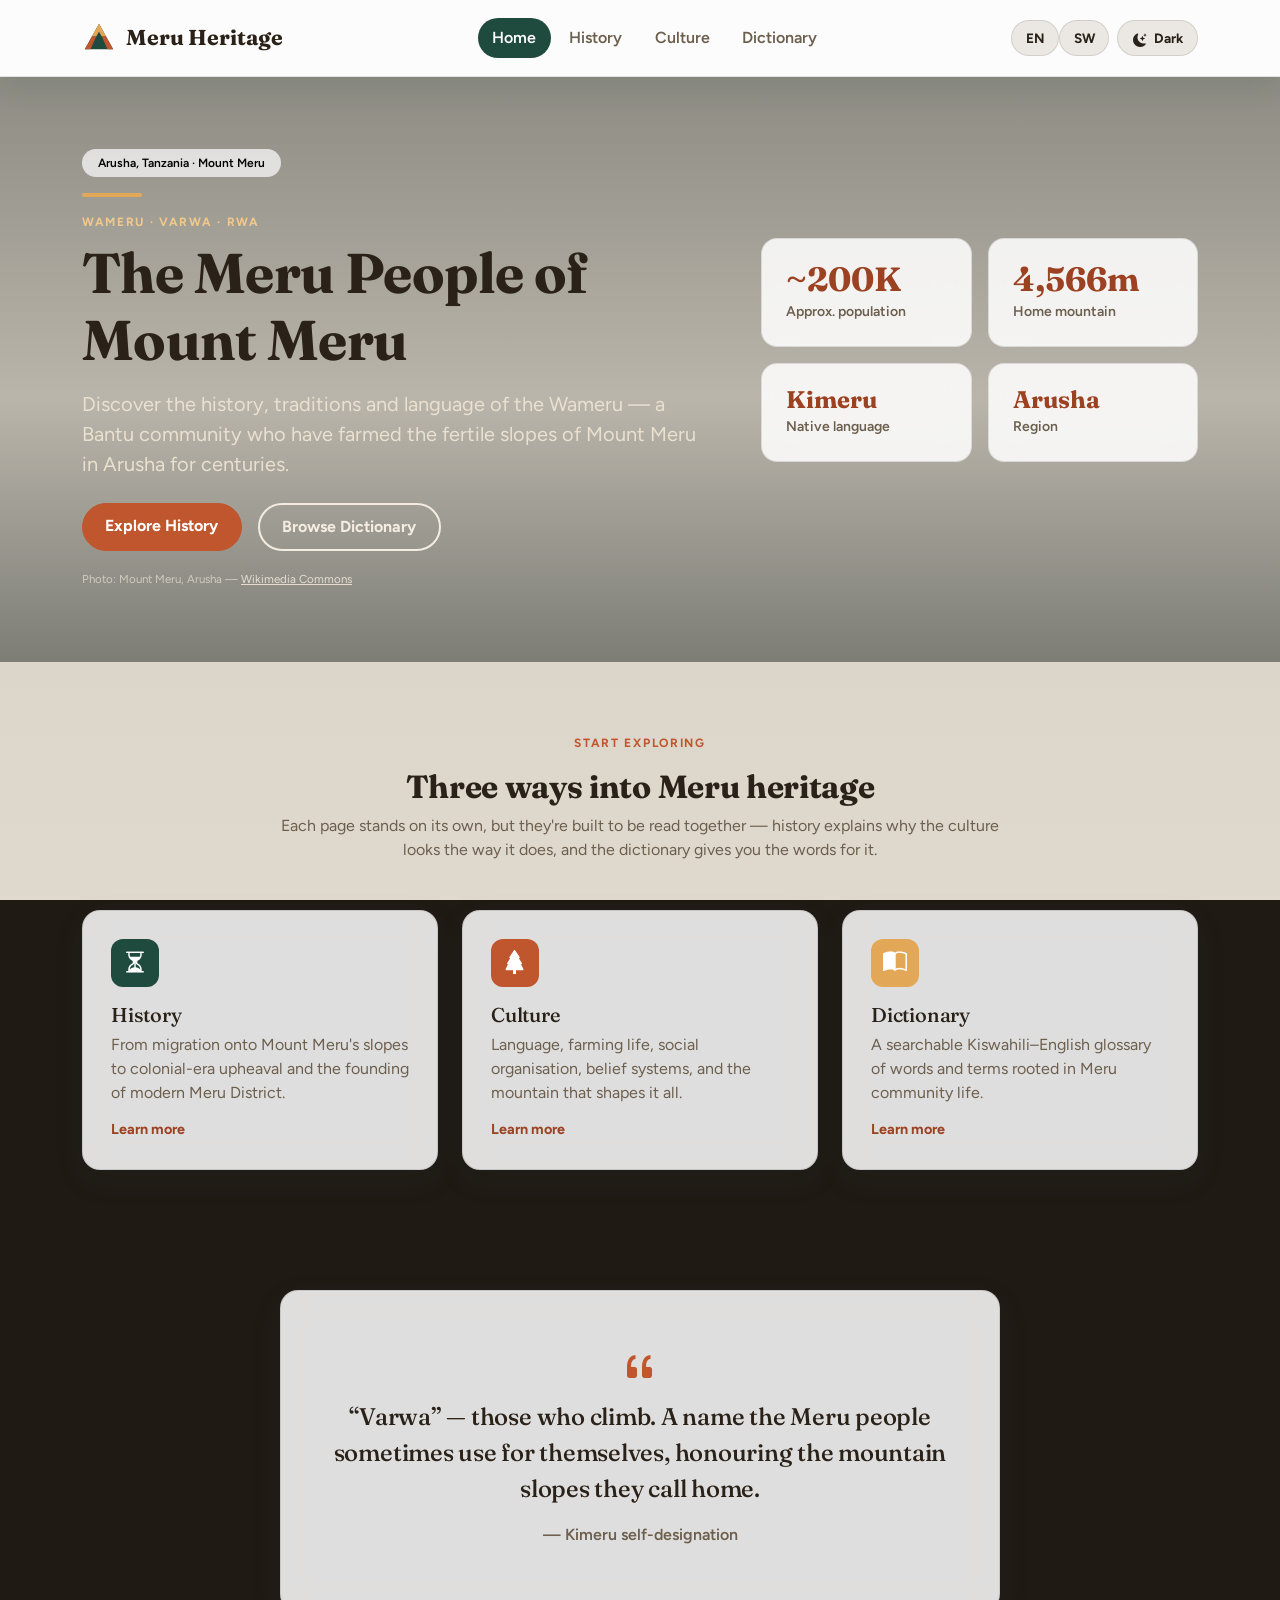
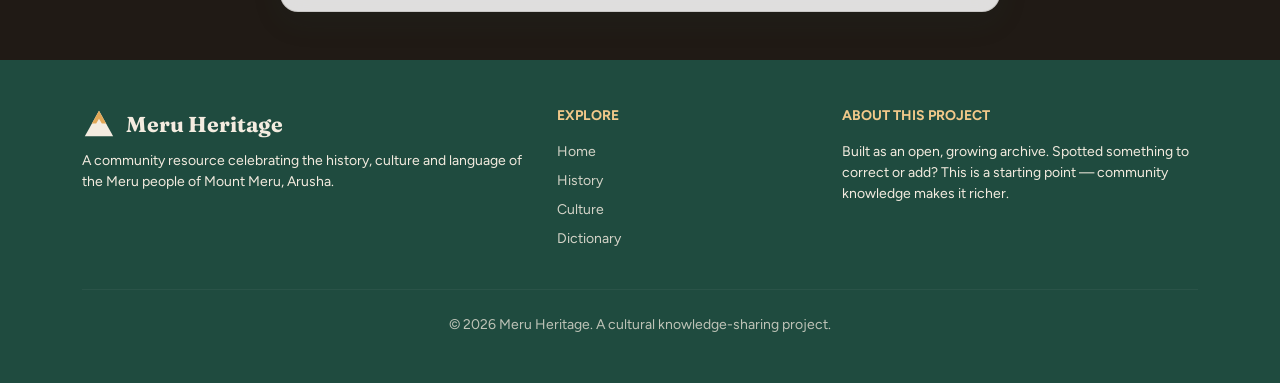
<file: meru-heritage-springboot/meru-heritage-springboot/src/main/resources/static/index.html>
<!DOCTYPE html>
<html lang="en">
<head>
  <meta charset="UTF-8">
  <meta name="viewport" content="width=device-width, initial-scale=1.0">
  <title>Meru Heritage — History, Culture &amp; Dictionary of the Meru People</title>
  <meta name="description" content="Explore the history, culture and Kiswahili–English dictionary of the Meru people of Mount Meru, Arusha, Tanzania.">

  <!-- Prevent a flash of the wrong theme before app.js runs -->
  <script>
    (function () {
      var saved = localStorage.getItem("meru-theme");
      var theme = saved || (window.matchMedia("(prefers-color-scheme: dark)").matches ? "dark" : "light");
      document.documentElement.setAttribute("data-bs-theme", theme);
    })();
  </script>

  <link rel="preconnect" href="https://fonts.googleapis.com">
  <link href="https://cdn.jsdelivr.net/npm/bootstrap@5.3.3/dist/css/bootstrap.min.css" rel="stylesheet">
  <link href="https://cdn.jsdelivr.net/npm/bootstrap-icons@1.11.3/font/bootstrap-icons.min.css" rel="stylesheet">
  <link href="assets/css/style.css" rel="stylesheet">
</head>
<body class="page-home">

<!-- ===================== NAVBAR ===================== -->
<nav class="navbar navbar-expand-lg meru-navbar sticky-top py-3">
  <div class="container">
    <a class="navbar-brand meru-brand" href="index.html">
      <svg class="meru-brand-mark" viewBox="0 0 48 48" fill="none" xmlns="http://www.w3.org/2000/svg" aria-hidden="true">
        <path d="M24 4L44 40H4L24 4Z" fill="var(--meru-forest)"/>
        <path d="M24 4L34 22L28 22L24 15L20 22L14 22L24 4Z" fill="var(--meru-gold)"/>
        <path d="M4 40L14 22L20 22L12 40H4Z" fill="var(--meru-rust)"/>
        <path d="M44 40L34 22L28 22L36 40H44Z" fill="var(--meru-rust)"/>
      </svg>
      Meru Heritage
    </a>
    <button class="navbar-toggler" type="button" data-bs-toggle="collapse" data-bs-target="#navMain" aria-controls="navMain" aria-expanded="false" aria-label="Toggle navigation">
      <span class="navbar-toggler-icon"></span>
    </button>
    <div class="collapse navbar-collapse" id="navMain">
      <ul class="navbar-nav mx-lg-auto my-3 my-lg-0 gap-lg-1">
        <li class="nav-item"><a class="nav-link" data-page="index.html" href="index.html" data-i18n="nav.home">Home</a></li>
        <li class="nav-item"><a class="nav-link" data-page="history.html" href="history.html" data-i18n="nav.history">History</a></li>
        <li class="nav-item"><a class="nav-link" data-page="culture.html" href="culture.html" data-i18n="nav.culture">Culture</a></li>
        <li class="nav-item"><a class="nav-link" data-page="dictionary.html" href="dictionary.html" data-i18n="nav.dictionary">Dictionary</a></li>
      </ul>
      <div class="d-flex align-items-center gap-2">
        <div class="btn-group" role="group" aria-label="Language switch">
          <button type="button" class="control-btn lang-option" data-lang-value="en" aria-label="English">EN</button>
          <button type="button" class="control-btn lang-option" data-lang-value="sw" aria-label="Kiswahili">SW</button>
        </div>
        <button type="button" class="control-btn" data-theme-toggle data-i18n-aria-label="nav.theme" aria-label="Toggle dark mode">
          <i class="bi bi-moon-stars-fill"></i><span class="theme-label d-none d-sm-inline">Dark</span>
        </button>
      </div>
    </div>
  </div>
</nav>

<!-- ===================== HERO ===================== -->
<header class="mountain-hero">
  <div class="container hero-inner section-pad">
    <div class="row align-items-center g-5">
      <div class="col-lg-7">
        <span class="badge rounded-pill text-bg-light bg-opacity-75 fw-semibold mb-3 px-3 py-2" data-i18n="home.badge">Arusha, Tanzania · Mount Meru</span>
        <div class="hero-kicker-line mb-3"></div>
        <p class="eyebrow hero-eyebrow mb-2" data-i18n="home.heroEyebrow">Wameru · Varwa · Rwa</p>
        <h1 class="display-4 display-heading fw-bold mb-3" data-i18n="home.heroTitle">The Meru People of Mount Meru</h1>
        <p class="fs-5 mb-4 max-w-content" style="color:#e9e0d0" data-i18n="home.heroSubtitle">
          Discover the history, traditions and language of the Wameru — a Bantu community who have farmed the fertile slopes of Mount Meru in Arusha for centuries.
        </p>
        <div class="d-flex flex-wrap gap-3">
          <a href="history.html" class="btn btn-meru-primary" data-i18n="home.ctaHistory">Explore History</a>
          <a href="dictionary.html" class="btn btn-meru-outline" data-i18n="home.ctaDictionary">Browse Dictionary</a>
        </div>
      </div>
      <div class="col-lg-5">
        <div class="row g-3">
          <div class="col-6">
            <div class="stat-card">
              <div class="stat-number">~200K</div>
              <div class="text-muted-custom small fw-semibold mt-1" data-i18n="home.statPopulation">Approx. population</div>
            </div>
          </div>
          <div class="col-6">
            <div class="stat-card">
              <div class="stat-number">4,566m</div>
              <div class="text-muted-custom small fw-semibold mt-1" data-i18n="home.statMountain">Home mountain</div>
            </div>
          </div>
          <div class="col-6">
            <div class="stat-card">
              <div class="stat-number" style="font-size:1.5rem">Kimeru</div>
              <div class="text-muted-custom small fw-semibold mt-1" data-i18n="home.statLanguage">Native language</div>
            </div>
          </div>
          <div class="col-6">
            <div class="stat-card">
              <div class="stat-number" style="font-size:1.5rem">Arusha</div>
              <div class="text-muted-custom small fw-semibold mt-1" data-i18n="home.statRegion">Region</div>
            </div>
          </div>
        </div>
      </div>
    </div>
    <p class="hero-photo-credit mb-0">Photo: Mount Meru, Arusha — <a href="https://commons.wikimedia.org/wiki/Category:Mount_Meru" target="_blank" rel="noopener">Wikimedia Commons</a></p>
  </div>
  <svg class="mountain-silhouette" viewBox="0 0 1440 120" preserveAspectRatio="none" xmlns="http://www.w3.org/2000/svg" aria-hidden="true">
    <path fill="currentColor" d="M0,120 L0,80 L180,20 L280,55 L420,10 L560,60 L720,25 L860,70 L1000,15 L1160,65 L1300,30 L1440,80 L1440,120 Z"></path>
  </svg>
</header>

<!-- ===================== EXPLORE CARDS ===================== -->
<main>
  <section class="section-pad">
    <div class="container">
      <div class="text-center max-w-content mx-auto mb-5">
        <p class="eyebrow" data-i18n="home.sectionEyebrow">Start exploring</p>
        <h2 class="display-heading fw-bold" data-i18n="home.sectionTitle">Three ways into Meru heritage</h2>
        <p class="text-muted-custom" data-i18n="home.sectionSubtitle">Each page stands on its own, but they're built to be read together — history explains why the culture looks the way it does, and the dictionary gives you the words for it.</p>
      </div>

      <div class="row g-4">
        <div class="col-md-4">
          <a href="history.html" class="nav-link-card">
            <div class="card-icon" style="background:var(--meru-forest)"><i class="bi bi-hourglass-split fs-4"></i></div>
            <h3 data-i18n="home.cardHistoryTitle">History</h3>
            <p data-i18n="home.cardHistoryText">From migration onto Mount Meru's slopes to colonial-era upheaval and the founding of modern Meru District.</p>
            <span class="card-cta" data-i18n="home.cardCta">Learn more →</span>
          </a>
        </div>
        <div class="col-md-4">
          <a href="culture.html" class="nav-link-card">
            <div class="card-icon" style="background:var(--meru-rust)"><i class="bi bi-tree-fill fs-4"></i></div>
            <h3 data-i18n="home.cardCultureTitle">Culture</h3>
            <p data-i18n="home.cardCultureText">Language, farming life, social organisation, belief systems, and the mountain that shapes it all.</p>
            <span class="card-cta" data-i18n="home.cardCta">Learn more →</span>
          </a>
        </div>
        <div class="col-md-4">
          <a href="dictionary.html" class="nav-link-card">
            <div class="card-icon" style="background:var(--meru-gold)"><i class="bi bi-book-half fs-4"></i></div>
            <h3 data-i18n="home.cardDictionaryTitle">Dictionary</h3>
            <p data-i18n="home.cardDictionaryText">A searchable Kiswahili–English glossary of words and terms rooted in Meru community life.</p>
            <span class="card-cta" data-i18n="home.cardCta">Learn more →</span>
          </a>
        </div>
      </div>
    </div>
  </section>

  <!-- ===================== QUOTE STRIP ===================== -->
  <section class="py-5">
    <div class="container">
      <div class="max-w-content mx-auto text-center surface-card px-4 py-5">
        <i class="bi bi-quote fs-1" style="color:var(--accent)"></i>
        <p class="fs-4 display-heading fw-medium" data-i18n="home.quoteText">"Varwa" — those who climb. A name the Meru people sometimes use for themselves, honouring the mountain slopes they call home.</p>
        <p class="text-muted-custom fw-semibold" data-i18n="home.quoteSource">— Kimeru self-designation</p>
      </div>
    </div>
  </section>
</main>

<!-- ===================== FOOTER ===================== -->
<footer class="meru-footer py-5">
  <div class="container">
    <div class="row g-4">
      <div class="col-lg-5">
        <div class="meru-brand mb-2" style="color:#f4ece0 !important;">
          <svg class="meru-brand-mark" viewBox="0 0 48 48" fill="none" xmlns="http://www.w3.org/2000/svg" aria-hidden="true">
            <path d="M24 4L44 40H4L24 4Z" fill="#f4ece0"/>
            <path d="M24 4L34 22L28 22L24 15L20 22L14 22L24 4Z" fill="var(--meru-gold)"/>
          </svg>
          Meru Heritage
        </div>
        <p class="small mb-0" data-i18n="footer.tagline">A community resource celebrating the history, culture and language of the Meru people of Mount Meru, Arusha.</p>
      </div>
      <div class="col-lg-3">
        <h6 class="text-uppercase small fw-bold mb-3" style="color:var(--meru-gold-light)" data-i18n="footer.explore">Explore</h6>
        <ul class="list-unstyled small d-flex flex-column gap-2">
          <li><a href="index.html" class="text-decoration-none" data-i18n="nav.home">Home</a></li>
          <li><a href="history.html" class="text-decoration-none" data-i18n="nav.history">History</a></li>
          <li><a href="culture.html" class="text-decoration-none" data-i18n="nav.culture">Culture</a></li>
          <li><a href="dictionary.html" class="text-decoration-none" data-i18n="nav.dictionary">Dictionary</a></li>
        </ul>
      </div>
      <div class="col-lg-4">
        <h6 class="text-uppercase small fw-bold mb-3" style="color:var(--meru-gold-light)" data-i18n="footer.about">About this project</h6>
        <p class="small mb-0" data-i18n="footer.aboutText">Built as an open, growing archive. Spotted something to correct or add? This is a starting point — community knowledge makes it richer.</p>
      </div>
    </div>
    <hr class="my-4" style="border-color: rgba(244,236,224,0.2)">
    <p class="small mb-0 text-center" style="opacity:0.75">© <span id="footer-year"></span> <span data-i18n="footer.rights">Meru Heritage. A cultural knowledge-sharing project.</span></p>
  </div>
</footer>

<script>document.getElementById("footer-year").textContent = new Date().getFullYear();</script>
<script src="https://cdn.jsdelivr.net/npm/bootstrap@5.3.3/dist/js/bootstrap.bundle.min.js"></script>
<script src="assets/js/i18n.js"></script>
<script src="assets/js/app.js"></script>
<script src="assets/js/api.js"></script>
</body>
</html>
</file>
<file: meru-heritage-springboot/meru-heritage-springboot/src/main/resources/static/assets/css/style.css>
/* ==========================================================================
   MERU HERITAGE — design tokens
   Inspired by Mount Meru itself: deep forest slopes, volcanic clay soil,
   ripening coffee & maize, and the warm parchment of oral-history pages.
   ========================================================================== */

@import url('https://fonts.googleapis.com/css2?family=Fraunces:opsz,wght@9..144,500;9..144,600;9..144,700;9..144,900&family=Figtree:wght@400;500;600;700;800&display=swap');

:root {
  /* --- brand palette --- */
  --meru-forest: #1f4b3f;      /* deep mountain-forest green */
  --meru-forest-light: #2f6b58;
  --meru-rust: #c0562d;        /* volcanic clay / terracotta */
  --meru-rust-dark: #9c4222;
  --meru-gold: #e3a857;        /* coffee cherry / ripening maize */
  --meru-gold-light: #f2c98a;
  --meru-cream: #faf3e7;       /* parchment background (light mode) */
  --meru-cream-deep: #f0e4cf;
  --meru-charcoal: #201a15;    /* volcanic rock (dark mode background) */
  --meru-charcoal-soft: #2b241d;
  --meru-ink: #2a2118;         /* body text, light mode */

  /* --- semantic tokens (light mode default) --- */
  --bg-page: var(--meru-cream);
  --bg-surface: #ffffff;
  --bg-surface-alt: var(--meru-cream-deep);
  --text-primary: var(--meru-ink);
  --text-muted: #6c5f4e;
  --border-soft: rgba(42, 33, 24, 0.12);
  --accent: var(--meru-rust);
  --accent-strong: var(--meru-rust-dark);
  --accent-2: var(--meru-gold);
  --brand: var(--meru-forest);
  --shadow-soft: 0 10px 30px rgba(31, 75, 63, 0.10);

  --font-display: 'Fraunces', Georgia, serif;
  --font-body: 'Figtree', system-ui, -apple-system, Segoe UI, sans-serif;

  /* Frosted-glass panel tokens — used by cards, navbar, toolbars, etc. so
     the Mount Meru photo stays visible behind every piece of UI instead
     of being blocked by flat panels. */
  --glass-bg: rgba(255, 255, 255, 0.86);
  --glass-bg-strong: rgba(255, 255, 255, 0.94);
  --glass-blur: 16px;
}

[data-bs-theme="dark"] {
  --bg-page: var(--meru-charcoal);
  --bg-surface: var(--meru-charcoal-soft);
  --bg-surface-alt: #362d24;
  --text-primary: #f4ece0;
  --text-muted: #c9bba7;
  --border-soft: rgba(244, 236, 224, 0.12);
  --accent: var(--meru-gold);
  --accent-strong: var(--meru-gold-light);
  --accent-2: var(--meru-rust);
  --brand: var(--meru-forest-light);
  --shadow-soft: 0 10px 30px rgba(0, 0, 0, 0.35);
  --glass-bg: rgba(30, 25, 20, 0.62);
  --glass-bg-strong: rgba(26, 21, 17, 0.80);
}

/* ==========================================================================
   Base
   ========================================================================== */

html {
  scroll-behavior: smooth;
}

body {
  color: var(--text-primary);
  font-family: var(--font-body);
  transition: color 0.25s ease;
  min-height: 100vh;

  /* The Mount Meru photo (set per page by a body class below) becomes the
     actual page background — fixed to the viewport, so it stays put while
     everything scrolls over it, with a tinted scrim baked in so text and
     glass panels keep consistent contrast no matter how far you've
     scrolled. */
  background-color: var(--meru-charcoal);
  background-image:
    linear-gradient(180deg, rgba(10, 18, 14, 0.74) 0%, rgba(10, 18, 14, 0.80) 100%),
    var(--page-photo, none);
  background-size: cover, cover;
  background-position: center, center 35%;
  background-attachment: fixed, fixed;
  background-repeat: no-repeat, no-repeat;
}

[data-bs-theme="light"] body {
  background-image:
    linear-gradient(180deg, rgba(250, 243, 231, 0.82) 0%, rgba(250, 243, 231, 0.88) 100%),
    var(--page-photo, none);
}

body.page-home { --page-photo: url('https://commons.wikimedia.org/wiki/Special:FilePath/Afternoon%20view%20of%20Mount%20Meru%20in%20Arusha.jpg?width=1920'); }
body.page-history { --page-photo: url('https://commons.wikimedia.org/wiki/Special:FilePath/Look%20at%20Mt.%20Meru%20Arusha%20Tanzania.jpg?width=1920'); }
body.page-culture { --page-photo: url('https://commons.wikimedia.org/wiki/Special:FilePath/Mt.%20Meru%20View.jpg?width=1920'); }
body.page-dictionary { --page-photo: url('https://commons.wikimedia.org/wiki/Special:FilePath/Aerial%20view%20of%20Mount%20Meru.JPEG?width=1920'); }

h1, h2, h3, h4, .display-heading {
  font-family: var(--font-display);
  color: var(--text-primary);
  letter-spacing: -0.01em;
}

a {
  color: var(--accent-strong);
}
a:hover {
  color: var(--accent);
}

.text-muted-custom {
  color: var(--text-muted) !important;
}

.eyebrow {
  font-family: var(--font-body);
  font-weight: 700;
  letter-spacing: 0.14em;
  text-transform: uppercase;
  font-size: 0.75rem;
  color: var(--accent);
}

::selection {
  background: var(--meru-gold);
  color: var(--meru-charcoal);
}

/* Visible keyboard focus everywhere */
a:focus-visible,
button:focus-visible,
.btn:focus-visible,
.nav-link:focus-visible,
input:focus-visible {
  outline: 3px solid var(--meru-gold);
  outline-offset: 2px;
}

@media (prefers-reduced-motion: reduce) {
  * { animation-duration: 0.001ms !important; animation-iteration-count: 1 !important; transition-duration: 0.001ms !important; scroll-behavior: auto !important; }
}

/* ==========================================================================
   Navbar
   ========================================================================== */

.meru-navbar {
  background-color: var(--glass-bg-strong);
  backdrop-filter: blur(var(--glass-blur));
  -webkit-backdrop-filter: blur(var(--glass-blur));
  border-bottom: 1px solid var(--border-soft);
  box-shadow: var(--shadow-soft);
}

.meru-brand {
  font-family: var(--font-display);
  font-weight: 700;
  font-size: 1.35rem;
  color: var(--text-primary) !important;
  display: flex;
  align-items: center;
  gap: 0.6rem;
}

.meru-brand-mark {
  width: 34px;
  height: 34px;
  flex-shrink: 0;
}

.meru-navbar .nav-link {
  font-weight: 600;
  color: var(--text-muted);
  padding: 0.5rem 0.9rem !important;
  border-radius: 999px;
  transition: background-color 0.15s ease, color 0.15s ease;
}

.meru-navbar .nav-link:hover {
  color: var(--text-primary);
  background-color: rgba(128, 108, 80, 0.16);
}

.meru-navbar .nav-link.active {
  color: #fff;
  background-color: var(--brand);
}

.control-btn {
  border: 1px solid var(--border-soft);
  background-color: rgba(128, 108, 80, 0.14);
  color: var(--text-primary);
  border-radius: 999px;
  font-weight: 700;
  font-size: 0.85rem;
  padding: 0.4rem 0.85rem;
  display: inline-flex;
  align-items: center;
  gap: 0.4rem;
  transition: transform 0.15s ease, background-color 0.15s ease;
}
.control-btn:hover {
  transform: translateY(-1px);
  background-color: var(--meru-gold-light);
  color: var(--meru-charcoal);
}
.control-btn i, .control-btn svg { width: 1rem; height: 1rem; }

/* ==========================================================================
   Mountain signature motif — used as hero backdrop & section dividers
   ========================================================================== */

.mountain-hero {
  position: relative;
  overflow: hidden;
  color: #fdf7ec;
  background: transparent;
}

/* A little extra scrim right behind the hero headline, layered on top of
   the page-wide photo background from body{}, so titles stay crisp even
   over a bright patch of sky. */
.mountain-hero::before {
  content: "";
  position: absolute;
  inset: 0;
  z-index: 1;
  background: linear-gradient(180deg,
    rgba(10, 18, 14, 0.35) 0%,
    rgba(10, 18, 14, 0.15) 55%,
    rgba(10, 18, 14, 0.45) 100%);
}

.mountain-hero .hero-inner {
  position: relative;
  z-index: 2;
}

.mountain-silhouette {
  position: absolute;
  left: 0;
  right: 0;
  bottom: -2px;
  width: 100%;
  height: auto;
  z-index: 2;
  color: transparent;
  opacity: 0;
}

.hero-photo-credit {
  position: relative;
  z-index: 2;
  display: inline-block;
  font-size: 0.72rem;
  color: rgba(244, 236, 224, 0.65);
  margin-top: 1.25rem;
}
.hero-photo-credit a {
  color: rgba(244, 236, 224, 0.85);
}

.mountain-divider {
  display: block;
  width: 100%;
  height: 46px;
  color: transparent;
}

.hero-eyebrow {
  color: var(--meru-gold-light);
}

.hero-kicker-line {
  width: 60px;
  height: 4px;
  background: var(--meru-gold);
  border-radius: 4px;
}

/* ==========================================================================
   Cards / sections
   ========================================================================== */

.section-pad {
  padding-top: 4.5rem;
  padding-bottom: 4.5rem;
}

.surface-card {
  background-color: var(--glass-bg);
  backdrop-filter: blur(var(--glass-blur));
  -webkit-backdrop-filter: blur(var(--glass-blur));
  border: 1px solid var(--border-soft);
  border-radius: 18px;
  box-shadow: var(--shadow-soft);
}

.stat-card {
  background-color: var(--glass-bg);
  backdrop-filter: blur(var(--glass-blur));
  -webkit-backdrop-filter: blur(var(--glass-blur));
  border: 1px solid var(--border-soft);
  border-radius: 16px;
  padding: 1.5rem;
  height: 100%;
}

.stat-number {
  font-family: var(--font-display);
  font-weight: 700;
  font-size: 2.1rem;
  color: var(--accent-strong);
  line-height: 1;
}

.badge-meru {
  background-color: rgba(128, 108, 80, 0.16);
  color: var(--accent-strong);
  border: 1px solid var(--border-soft);
  font-weight: 700;
  font-size: 0.72rem;
  letter-spacing: 0.06em;
  text-transform: uppercase;
  padding: 0.4rem 0.7rem;
  border-radius: 999px;
}

.nav-link-card {
  display: block;
  height: 100%;
  padding: 1.75rem;
  border-radius: 18px;
  text-decoration: none;
  background-color: var(--glass-bg);
  backdrop-filter: blur(var(--glass-blur));
  -webkit-backdrop-filter: blur(var(--glass-blur));
  border: 1px solid var(--border-soft);
  box-shadow: var(--shadow-soft);
  transition: transform 0.2s ease, border-color 0.2s ease;
}
.nav-link-card:hover {
  transform: translateY(-4px);
  border-color: var(--accent);
}
.nav-link-card .card-icon {
  width: 48px;
  height: 48px;
  border-radius: 12px;
  background: var(--accent);
  color: #fff;
  display: flex;
  align-items: center;
  justify-content: center;
  margin-bottom: 1rem;
}
.nav-link-card h3 {
  font-size: 1.25rem;
  margin-bottom: 0.4rem;
}
.nav-link-card p {
  color: var(--text-muted);
  margin-bottom: 0.75rem;
}
.nav-link-card .card-cta {
  color: var(--accent-strong);
  font-weight: 700;
  font-size: 0.9rem;
}

/* Timeline (History page) */
.meru-timeline {
  position: relative;
  padding-left: 2.25rem;
  border-left: 3px solid var(--border-soft);
}
.meru-timeline .timeline-item {
  position: relative;
  padding-bottom: 2.5rem;
}
.meru-timeline .timeline-item:last-child { padding-bottom: 0; }
.meru-timeline .timeline-dot {
  position: absolute;
  left: -2.62rem;
  top: 0.25rem;
  width: 18px;
  height: 18px;
  border-radius: 50%;
  background: var(--accent);
  border: 3px solid var(--glass-bg-strong);
  box-shadow: 0 0 0 3px var(--accent);
}
.meru-timeline h3 {
  font-size: 1.3rem;
  margin-bottom: 0.5rem;
}
.meru-timeline p {
  color: var(--text-muted);
}

/* Culture grid */
.culture-card h3 {
  font-size: 1.2rem;
}
.culture-card p {
  color: var(--text-muted);
}
.culture-card .card-icon {
  width: 44px;
  height: 44px;
  border-radius: 10px;
  display: flex;
  align-items: center;
  justify-content: center;
  color: #fff;
  margin-bottom: 0.9rem;
}

/* Dictionary */
.dictionary-toolbar {
  background-color: var(--glass-bg);
  backdrop-filter: blur(var(--glass-blur));
  -webkit-backdrop-filter: blur(var(--glass-blur));
  border: 1px solid var(--border-soft);
  border-radius: 16px;
  padding: 1.25rem;
  box-shadow: var(--shadow-soft);
}

.word-card {
  background-color: var(--glass-bg);
  backdrop-filter: blur(var(--glass-blur));
  -webkit-backdrop-filter: blur(var(--glass-blur));
  border: 1px solid var(--border-soft);
  border-radius: 14px;
  padding: 1.1rem 1.25rem;
  height: 100%;
  transition: border-color 0.2s ease, transform 0.2s ease;
}
.word-card:hover {
  border-color: var(--accent);
  transform: translateY(-2px);
}
.word-term {
  font-family: var(--font-display);
  font-weight: 700;
  font-size: 1.25rem;
  color: var(--text-primary);
}
.word-meaning {
  color: var(--accent-strong);
  font-weight: 700;
  font-size: 0.95rem;
}
.word-note {
  color: var(--text-muted);
  font-size: 0.9rem;
}
.word-category {
  font-size: 0.68rem;
  letter-spacing: 0.05em;
  text-transform: uppercase;
  font-weight: 700;
  color: var(--accent);
}

.form-control, .form-select {
  background-color: transparent;
  border: 1px solid var(--border-soft);
  color: var(--text-primary);
}
.form-control:focus, .form-select:focus {
  background-color: transparent;
  color: var(--text-primary);
  border-color: var(--accent);
  box-shadow: 0 0 0 0.2rem rgba(192, 86, 45, 0.2);
}

/* Loading / skeleton */
.meru-skeleton {
  background: linear-gradient(90deg, var(--bg-surface-alt) 25%, var(--border-soft) 37%, var(--bg-surface-alt) 63%);
  background-size: 400% 100%;
  animation: skeleton-loading 1.4s ease infinite;
  border-radius: 10px;
  height: 1rem;
}
@keyframes skeleton-loading {
  0% { background-position: 100% 50%; }
  100% { background-position: 0 50%; }
}

/* Footer */
.meru-footer {
  background-color: var(--brand);
  color: #f4ece0;
}
.meru-footer a {
  color: #f4ece0;
  opacity: 0.85;
}
.meru-footer a:hover {
  opacity: 1;
  color: var(--meru-gold-light);
}

/* Buttons */
.btn-meru-primary {
  background-color: var(--accent);
  border-color: var(--accent);
  color: #fff;
  font-weight: 700;
  border-radius: 999px;
  padding: 0.6rem 1.4rem;
}
.btn-meru-primary:hover {
  background-color: var(--accent-strong);
  border-color: var(--accent-strong);
  color: #fff;
}
.btn-meru-outline {
  border-radius: 999px;
  font-weight: 700;
  padding: 0.6rem 1.4rem;
  border: 2px solid #f4ece0;
  color: #f4ece0;
}
.btn-meru-outline:hover {
  background-color: #f4ece0;
  color: var(--meru-forest);
}

/* Utility */
.rounded-pill-soft { border-radius: 999px; }
.max-w-content { max-width: 720px; }

@media (max-width: 767.98px) {
  .section-pad { padding-top: 3rem; padding-bottom: 3rem; }
}
</file>
